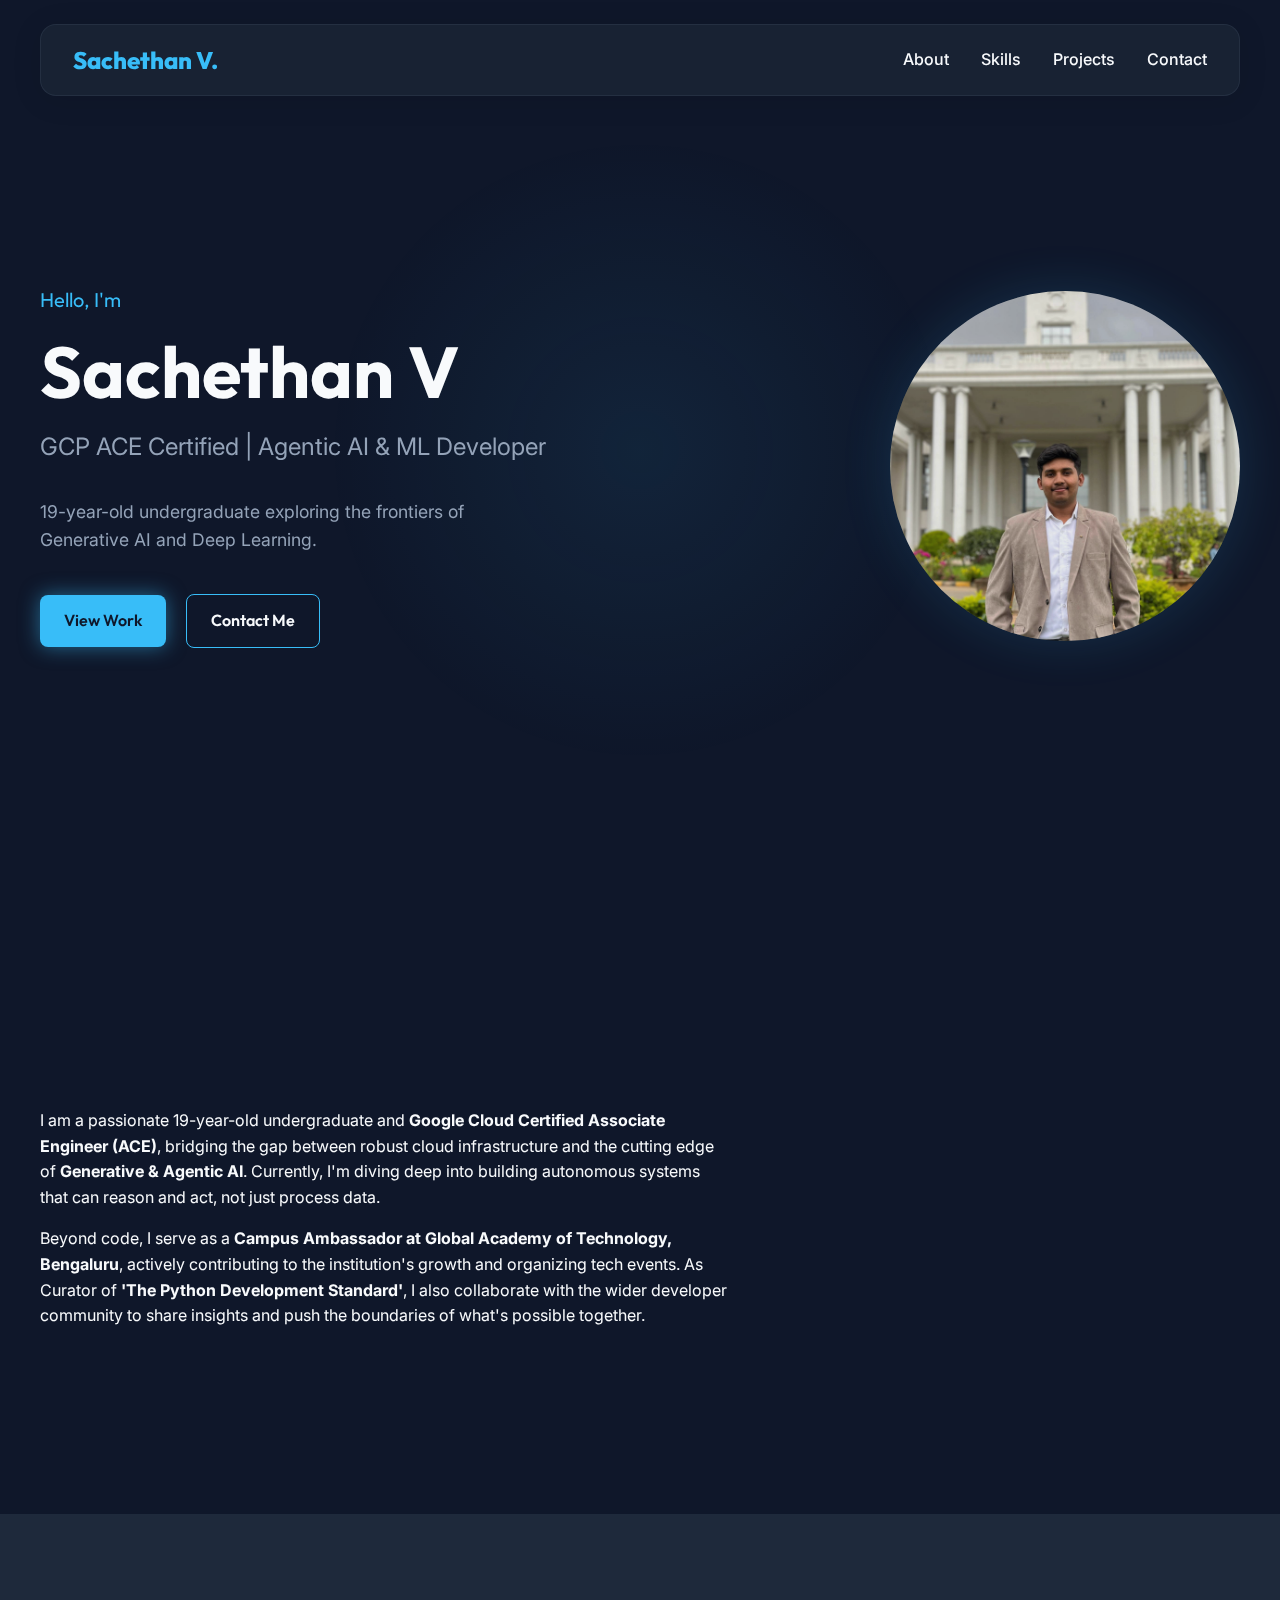
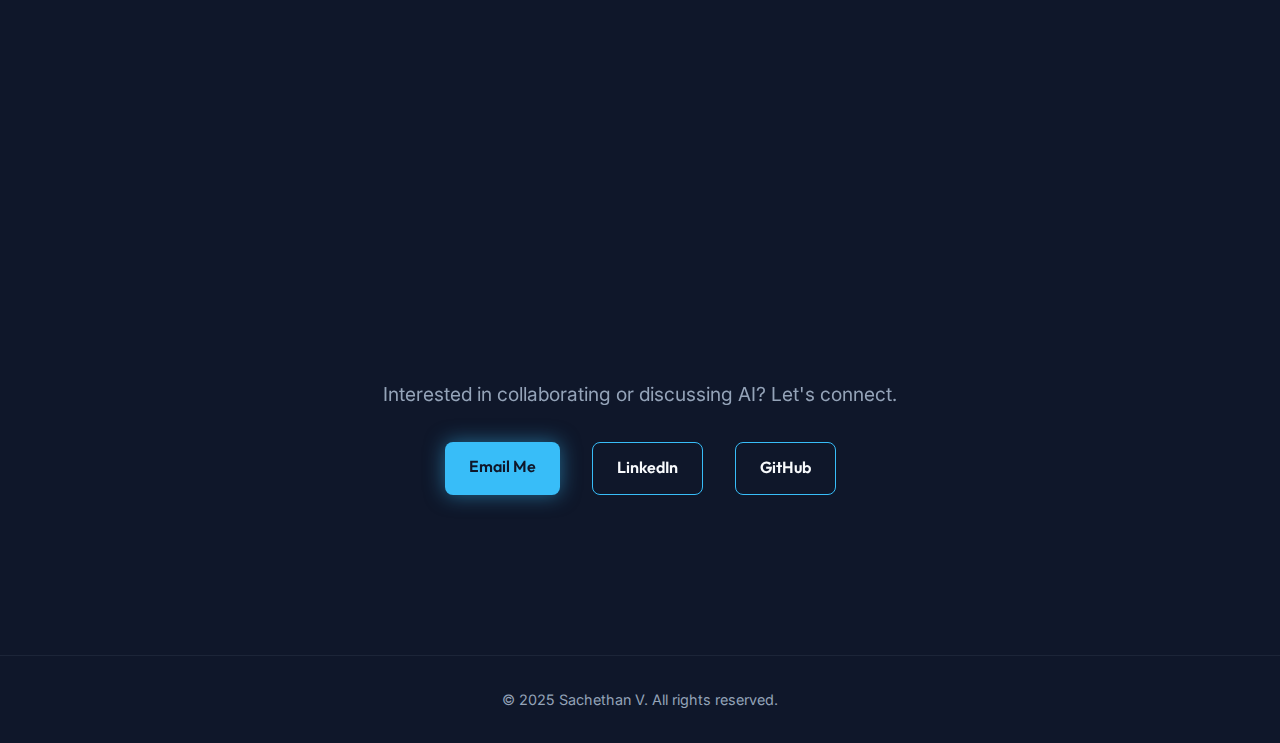
<file: index.html>
<!DOCTYPE html>
<html lang="en">

<head>
    <meta charset="UTF-8">
    <meta name="viewport" content="width=device-width, initial-scale=1.0">
    <title>Sachethan V | GCP ACE Certified & AI Enthusiast</title>
    <meta name="description"
        content="Portfolio of Sachethan V, a 19-year-old Undergrad proficient in ML, DL, Gen AI, and Agentic AI. GCP ACE Certified.">

    <!-- Google Fonts: Outfit for headings, Inter for body -->
    <link rel="preconnect" href="https://fonts.googleapis.com">
    <link rel="preconnect" href="https://fonts.gstatic.com" crossorigin>
    <link
        href="https://fonts.googleapis.com/css2?family=Inter:wght@300;400;600&family=Outfit:wght@500;700;800&display=swap"
        rel="stylesheet">
    <link rel="icon" type="image/png" href="assets/favicon.png">

    <link rel="stylesheet" href="style.css">
</head>
<script type="application/ld+json">
    {
      "@context": "https://schema.org",
      "@type": "Person",
      "name": "Sachethan V",
      "url": "https://sachethanv.in",
      "image": "https://sachethanv.in/assets/profile.jpeg",
      "jobTitle": "Campus Ambassador",
      "worksFor": {
        "@type": "Organization",
        "name": "Global Academy of Technology",
        "sameAs": "https://gat.ac.in/"
      },
      "alumniOf": {
        "@type": "CollegeOrUniversity",
        "name": "Global Academy of Technology"
      },
      "description": "GCP ACE Certified Developer and Undergraduate specializing in Agentic AI, Gen AI, and Machine Learning.",
      "sameAs": [
        "https://www.linkedin.com/in/sachethan-v",
        "https://github.com/Sachethanv"
      ],
      "knowsAbout": ["Machine Learning", "Deep Learning", "Generative AI", "Agentic AI", "Google Cloud Platform", "Python"],
      "hasCredential": {
        "@type": "EducationalOccupationalCredential",
        "name": "Google Cloud Certified - Associate Cloud Engineer"
      }
    }
    </script>

<body>
    <div class="cursor-glow"></div>

    <header>
        <nav class="glass-nav">
            <div class="logo">Sachethan V.</div>
            <ul class="nav-links">
                <li><a href="#about">About</a></li>
                <li><a href="#skills">Skills</a></li>
                <li><a href="#projects">Projects</a></li>
                <li><a href="#contact">Contact</a></li>
            </ul>
        </nav>
    </header>

    <main>
        <!-- Hero Section -->
        <section id="hero" class="hero-section">
            <div class="hero-content">
                <div class="hero-text">
                    <p class="greeting">Hello, I'm</p>
                    <h1 class="bounce-in">Sachethan V</h1>
                    <h2 class="fade-in-up">GCP ACE Certified | Agentic AI & ML Developer</h2>
                    <p class="bio-snippet fade-in-up delay-1">
                        19-year-old undergraduate exploring the frontiers of Generative AI and Deep Learning.
                    </p>
                    <div class="cta-group fade-in-up delay-2">
                        <a href="#projects" class="btn primary-btn">View Work</a>
                        <a href="#contact" class="btn secondary-btn">Contact Me</a>
                    </div>
                </div>
                <div class="hero-image-container fade-in-right">
                    <div class="image-placeholder" style="padding: 0; border: none; overflow: hidden;">
                        <img src="assets/profile.jpeg" alt="Sachethan V"
                            style="width: 100%; height: 100%; object-fit: cover; opacity: 0.9;"
                            onerror="this.style.display='none'; this.parentElement.innerHTML='<span>Your Photo Here<br><small>(assets/profile.jpg)</small></span>'; this.parentElement.style.display='flex';">
                    </div>
                </div>
            </div>
        </section>

        <!-- About Section -->
        <section id="about" class="section">
            <div class="container">
                <h2 class="section-title">About Me</h2>
                <div class="about-grid">
                    <div class="about-text">
                        <p>I am a passionate 19-year-old undergraduate and <strong>Google Cloud Certified Associate
                                Engineer (ACE)</strong>, bridging the gap between robust cloud infrastructure and the
                            cutting edge of <strong>Generative & Agentic AI</strong>. Currently, I'm diving deep into
                            building autonomous systems that can reason and act, not just process data.</p>
                        <p style="margin-top: 1rem;">Beyond code, I serve as a <strong>Campus Ambassador at Global
                                Academy of Technology, Bengaluru</strong>, actively contributing to the institution's
                            growth and organizing tech events. As Curator of <strong>'The Python Development
                                Standard'</strong>, I also collaborate with the wider developer community to share
                            insights and push the boundaries of what's possible together.
                        </p>
                    </div>
                    <!-- Optional Stats or Highlights -->
                    <div class="stats-grid">


                        <div class="stat-card glass-card">
                            <h3>Certified</h3>
                            <p>GCP ACE</p>
                        </div>
                        <div class="stat-card glass-card">
                            <h3>Focus</h3>
                            <p>Gen AI & Agents</p>
                        </div>
                    </div>
                </div>
            </div>
        </section>

        <!-- Skills Section -->
        <section id="skills" class="section alternate-bg">
            <div class="container">
                <h2 class="section-title">Technical Arsenal</h2>
                <div class="skills-wrapper">
                    <div class="skill-category">
                        <h3>Core & Cloud</h3>
                        <div class="tags">
                            <span class="tag">DSA & System Design</span>
                            <span class="tag">Operating Systems</span>
                            <span class="tag">GCP ACE</span>
                            <span class="tag">Python</span>
                            <span class="tag">Cloud Architecture</span>
                        </div>
                    </div>
                    <div class="skill-category">
                        <h3>AI & ML</h3>
                        <div class="tags">
                            <span class="tag">Deep Learning</span>
                            <span class="tag">Generative AI</span>
                            <span class="tag">Agentic AI</span>
                            <span class="tag">Computer Vision</span>
                            <span class="tag">RAG Pipelines</span>
                            <span class="tag">TensorFlow/PyTorch</span>
                        </div>
                    </div>
                    <div class="skill-category">
                        <h3>Web</h3>
                        <div class="tags">
                            <span class="tag">HTML5/CSS3</span>
                            <span class="tag">JavaScript</span>
                            <span class="tag">Modern UI/UX</span>
                        </div>
                    </div>
                </div>
            </div>
        </section>

        <!-- Projects Section -->
        <section id="projects" class="section">
            <div class="container">
                <h2 class="section-title">Featured Projects</h2>
                <div class="projects-grid">
                    <!-- Project 1: RAG Chatbot -->
                    <article class="project-card glass-card">
                        <div class="project-image-container">
                            <img src="assets/rag_qa_chatbot.png" alt="RAG QA Chatbot UI" class="project-img">
                        </div>
                        <div class="project-info">
                            <h3>RAG QA Chatbot</h3>
                            <p>Hosted on Cloud Run. A RAG-powered chatbot using Gemini API to answer queries from PDFs
                                with high accuracy.</p>
                            <div class="project-links">
                                <a href="https://pdf-summarizer-317366632617.asia-southeast2.run.app/" target="_blank"
                                    class="link-text">Try Live Demo &rarr;</a>
                                <a href="https://github.com/Sachethanv/RAG-QA-Chatbot" target="_blank" class="link-text"
                                    style="margin-top: 0.5rem; display: block; font-size: 0.9rem;">View Code</a>
                            </div>
                        </div>
                    </article>

                    <!-- Project 2: Number Series Predictor -->
                    <article class="project-card glass-card">
                        <div class="project-image-container">
                            <img src="assets/number_series_predictor.png" alt="Number Series Predictor UI"
                                class="project-img">
                        </div>
                        <div class="project-info">
                            <h3>Number Series Predictor</h3>
                            <p>Web app predicting next numbers in sequences (AP, GP, Fibonacci) using mathematical
                                algorithms.</p>
                            <div class="project-links">
                                <a href="https://github.com/Sachethanv/number-series-predictor" target="_blank"
                                    class="link-text">View Project &rarr;</a>
                            </div>
                        </div>
                    </article>

                    <!-- Project 3: TSLA Stock Predictor -->
                    <article class="project-card glass-card">
                        <div class="project-image-container">
                            <img src="assets/tsla_stock_predictor.png" alt="TSLA Stock Predictor Chart"
                                class="project-img">
                        </div>
                        <div class="project-info">
                            <h3>TSLA Stock Predictor</h3>
                            <p>Machine learning model designed to forecast Tesla (TSLA) stock prices using historical
                                market data.</p>
                            <div class="project-links">
                                <a href="https://github.com/Sachethanv/TSLA-stock-price-predictor" target="_blank"
                                    class="link-text">View Project &rarr;</a>
                            </div>
                        </div>
                    </article>

                    <!-- Project 4: Car Number Plate Organiser -->
                    <article class="project-card glass-card">
                        <div class="project-image-container">
                            <img src="assets/car_number_plate_recogniser.png" alt="Car Number Plate Recogniser Overlay"
                                class="project-img">
                        </div>
                        <div class="project-info">
                            <h3>Car Number Plate Organiser</h3>
                            <p>Computer vision system using YOLO and Tesseract OCR to detect and recognize vehicle
                                number plates.</p>
                            <div class="project-links">
                                <a href="https://github.com/Sachethanv/Car-Number-Plate_Recogniser" target="_blank"
                                    class="link-text">View Project &rarr;</a>
                            </div>
                        </div>
                    </article>

                    <!-- Project 5: Carrom Pawns Recogniser -->
                    <article class="project-card glass-card">
                        <div class="project-image-container">
                            <img src="assets/carrom_pawns_recogniser.png" alt="Carrom Pawns Recogniser Overlay"
                                class="project-img">
                        </div>
                        <div class="project-info">
                            <h3>Carrom Pawns Recogniser</h3>
                            <p>Real-time detection and classification of carrom pawns using YOLO-based object detection.
                            </p>
                            <div class="project-links">
                                <a href="https://github.com/Sachethanv/Carrom-Pawns-Recogniser" target="_blank"
                                    class="link-text">View Project &rarr;</a>
                            </div>
                        </div>
                    </article>
                </div>
            </div>
        </section>



        <!-- Contact Section -->
        <section id="contact" class="section">
            <div class="container">
                <h2 class="section-title">Get In Touch</h2>
                <p class="contact-intro">Interested in collaborating or discussing AI? Let's connect.</p>
                <div class="contact-methods">
                    <a href="mailto:Sachethanv@gmail.com" class="btn primary-btn">Email Me</a>
                    <a href="https://www.linkedin.com/in/sachethan-v" target="_blank"
                        class="btn secondary-btn">LinkedIn</a>
                    <a href="https://github.com/Sachethanv" target="_blank" class="btn secondary-btn">GitHub</a>
                </div>
            </div>
        </section>
    </main>

    <footer>
        <p>&copy; 2025 Sachethan V. All rights reserved.</p>
    </footer>

    <script src="script.js"></script>
</body>

</html>
</file>
<file: style.css>
:root {
  --bg-color: #0f172a;
  /* Deep Slate Blue */
  --bg-secondary: #1e293b;
  --text-main: #f8fafc;
  --text-muted: #94a3b8;
  --accent-color: #38bdf8;
  /* Sky Blue */
  --accent-glow: rgba(56, 189, 248, 0.4);
  --glass-bg: rgba(30, 41, 59, 0.6);
  --glass-border: rgba(148, 163, 184, 0.1);
  --transition-speed: 0.3s;
  --font-heading: 'Outfit', sans-serif;
  --font-body: 'Inter', sans-serif;
}

* {
  margin: 0;
  padding: 0;
  box-sizing: border-box;
}

html {
  scroll-behavior: smooth;
}

body {
  font-family: var(--font-body);
  background-color: var(--bg-color);
  color: var(--text-main);
  line-height: 1.6;
  overflow-x: hidden;
  position: relative;
}

/* Scrollbar */
::-webkit-scrollbar {
  width: 10px;
}

::-webkit-scrollbar-track {
  background: var(--bg-color);
}

::-webkit-scrollbar-thumb {
  background: var(--bg-secondary);
  border-radius: 5px;
}

::-webkit-scrollbar-thumb:hover {
  background: var(--accent-color);
}

/* Background Glow */
.cursor-glow {
  position: fixed;
  top: 0;
  left: 0;
  width: 100vw;
  height: 100vh;
  pointer-events: none;
  background: radial-gradient(circle at 50% 50%, rgba(56, 189, 248, 0.08), transparent 40%);
  z-index: 0;
}

/* Navigation */
header {
  position: fixed;
  top: 0;
  width: 100%;
  z-index: 1000;
  padding: 1.5rem 2rem;
}

.glass-nav {
  display: flex;
  justify-content: space-between;
  align-items: center;
  max-width: 1200px;
  margin: 0 auto;
  padding: 1rem 2rem;
  background: var(--glass-bg);
  backdrop-filter: blur(16px);
  -webkit-backdrop-filter: blur(16px);
  border: 1px solid var(--glass-border);
  border-radius: 16px;
  box-shadow: 0 4px 30px rgba(0, 0, 0, 0.1);
}

.logo {
  font-family: var(--font-heading);
  font-weight: 800;
  font-size: 1.5rem;
  color: var(--accent-color);
}

.nav-links {
  display: flex;
  gap: 2rem;
  list-style: none;
}

.nav-links a {
  text-decoration: none;
  color: var(--text-main);
  font-weight: 500;
  transition: color var(--transition-speed);
}

.nav-links a:hover {
  color: var(--accent-color);
}

/* Buttons */
.btn {
  display: inline-block;
  padding: 0.8rem 1.5rem;
  border-radius: 8px;
  text-decoration: none;
  font-weight: 600;
  font-family: var(--font-heading);
  transition: all var(--transition-speed);
}

.primary-btn {
  background: var(--accent-color);
  color: var(--bg-color);
  box-shadow: 0 0 20px rgba(56, 189, 248, 0.5);
  /* Stronger initial glow */
}

.primary-btn:hover {
  transform: translateY(-2px);
  box-shadow: 0 0 30px rgba(56, 189, 248, 0.8);
  /* Intense hover glow */
}

.secondary-btn {
  background: transparent;
  color: var(--text-main);
  border: 1px solid var(--accent-color);
  margin-left: 1rem;
}

.secondary-btn:hover {
  background: rgba(56, 189, 248, 0.1);
}

/* Sections */
section {
  padding: 6rem 2rem;
  position: relative;
  z-index: 1;
}

.container {
  max-width: 1200px;
  margin: 0 auto;
}

.section-title {
  font-family: var(--font-heading);
  font-size: 2.5rem;
  margin-bottom: 3rem;
  text-align: center;
  background: linear-gradient(to right, var(--text-main), var(--accent-color));
  -webkit-background-clip: text;
  color: transparent;
}

/* Hero Section */
.hero-section {
  min-height: 100vh;
  display: flex;
  align-items: center;
  justify-content: center;
  padding-top: 8rem;
}

.hero-content {
  display: flex;
  align-items: center;
  justify-content: space-between;
  max-width: 1200px;
  width: 100%;
  gap: 4rem;
}

.hero-text {
  flex: 1;
}

.greeting {
  color: var(--accent-color);
  font-family: var(--font-heading);
  font-size: 1.25rem;
  margin-bottom: 1rem;
}

.hero-text h1 {
  font-family: var(--font-heading);
  font-size: 4.5rem;
  line-height: 1.1;
  margin-bottom: 1rem;
}

.hero-text h2 {
  font-size: 1.5rem;
  color: var(--text-muted);
  font-weight: 400;
  margin-bottom: 2rem;
}

.bio-snippet {
  margin-bottom: 2.5rem;
  font-size: 1.1rem;
  color: var(--text-muted);
  max-width: 500px;
}

.hero-image-container {
  flex: 1;
  display: flex;
  justify-content: flex-end;
}

.image-placeholder {
  width: 350px;
  height: 350px;
  border-radius: 50%;
  /* Modern circle profile mostly */
  background: var(--glass-bg);
  border: 2px solid var(--accent-color);
  display: flex;
  align-items: center;
  justify-content: center;
  color: var(--text-muted);
  position: relative;
  overflow: hidden;
  box-shadow: 0 0 50px rgba(56, 189, 248, 0.15);
}

.image-placeholder span {
  z-index: 2;
}

.image-placeholder::before {
  content: '';
  position: absolute;
  width: 200%;
  height: 200%;
  background: linear-gradient(45deg, transparent, rgba(255, 255, 255, 0.1), transparent);
  animation: shine 3s infinite;
}

@keyframes shine {
  0% {
    transform: translate(-50%, -50%) rotate(0deg);
  }

  100% {
    transform: translate(-50%, -50%) rotate(360deg);
  }
}

/* About Grid */
.about-grid {
  display: grid;
  grid-template-columns: 1.5fr 1fr;
  gap: 3rem;
}

.glass-card {
  background: var(--glass-bg);
  backdrop-filter: blur(12px);
  border: 1px solid var(--glass-border);
  padding: 2rem;
  border-radius: 16px;
  transition: transform var(--transition-speed);
}

.glass-card:hover {
  transform: translateY(-5px);
  border-color: var(--accent-color);
}

.stats-grid {
  display: grid;
  grid-template-columns: 1fr;
  gap: 1.5rem;
}

.stat-card {
  text-align: center;
}

.stat-card h3 {
  font-size: 2rem;
  color: var(--accent-color);
  font-family: var(--font-heading);
}

/* Skills */
.alternate-bg {
  background: var(--bg-secondary);
}

.skills-wrapper {
  display: grid;
  grid-template-columns: repeat(auto-fit, minmax(300px, 1fr));
  gap: 2rem;
}

.skill-category h3 {
  margin-bottom: 1.5rem;
  color: var(--text-main);
  border-bottom: 2px solid var(--accent-color);
  display: inline-block;
  padding-bottom: 0.5rem;
}

.tags {
  display: flex;
  flex-wrap: wrap;
  gap: 1rem;
}

.tag {
  background: rgba(56, 189, 248, 0.1);
  color: var(--accent-color);
  padding: 0.5rem 1rem;
  border-radius: 50px;
  font-size: 0.9rem;
  font-weight: 500;
  transition: background var(--transition-speed);
}

.tag:hover {
  background: var(--accent-color);
  color: var(--bg-color);
}

/* Projects */
.projects-grid {
  display: grid;
  grid-template-columns: repeat(auto-fit, minmax(300px, 1fr));
  gap: 2rem;
}

.project-card {
  overflow: hidden;
}

.project-image-container {
  height: 200px;
  background: #0f172a;
  border-bottom: 1px solid var(--glass-border);
  overflow: hidden;
}

.project-img {
  width: 100%;
  height: 100%;
  object-fit: cover;
  transition: transform 0.5s ease;
}

.project-card:hover .project-img {
  transform: scale(1.05);
}

.project-info {
  padding: 1.5rem;
}

.project-info h3 {
  margin-bottom: 0.5rem;
  color: var(--text-main);
}

.project-info p {
  font-size: 0.95rem;
  color: var(--text-muted);
  margin-bottom: 1.5rem;
}

.link-text {
  color: var(--accent-color);
  text-decoration: none;
  font-weight: 600;
}

/* Contact */
.contact-intro {
  text-align: center;
  font-size: 1.2rem;
  margin-bottom: 2rem;
  color: var(--text-muted);
}

.contact-methods {
  display: flex;
  justify-content: center;
  gap: 1rem;
}

footer {
  text-align: center;
  padding: 2rem;
  color: var(--text-muted);
  font-size: 0.9rem;
  border-top: 1px solid var(--glass-border);
  margin-top: 4rem;
}

/* Animations */
.fade-in-up {
  opacity: 0;
  transform: translateY(20px);
  transition: opacity 0.6s ease-out, transform 0.6s ease-out;
}

.fade-in-up.visible {
  opacity: 1;
  transform: translateY(0);
}

.delay-1 {
  transition-delay: 0.1s;
}

.delay-2 {
  transition-delay: 0.2s;
}

/* Responsive */
@media (max-width: 768px) {
  .nav-links {
    display: none;
    /* Add mobile menu later if needed */
  }

  .hero-content {
    flex-direction: column-reverse;
    text-align: center;
  }

  .hero-image-container {
    justify-content: center;
    margin-bottom: 2rem;
  }

  .about-grid {
    grid-template-columns: 1fr;
  }

  .hero-text h1 {
    font-size: 3rem;
  }
}
</file>
